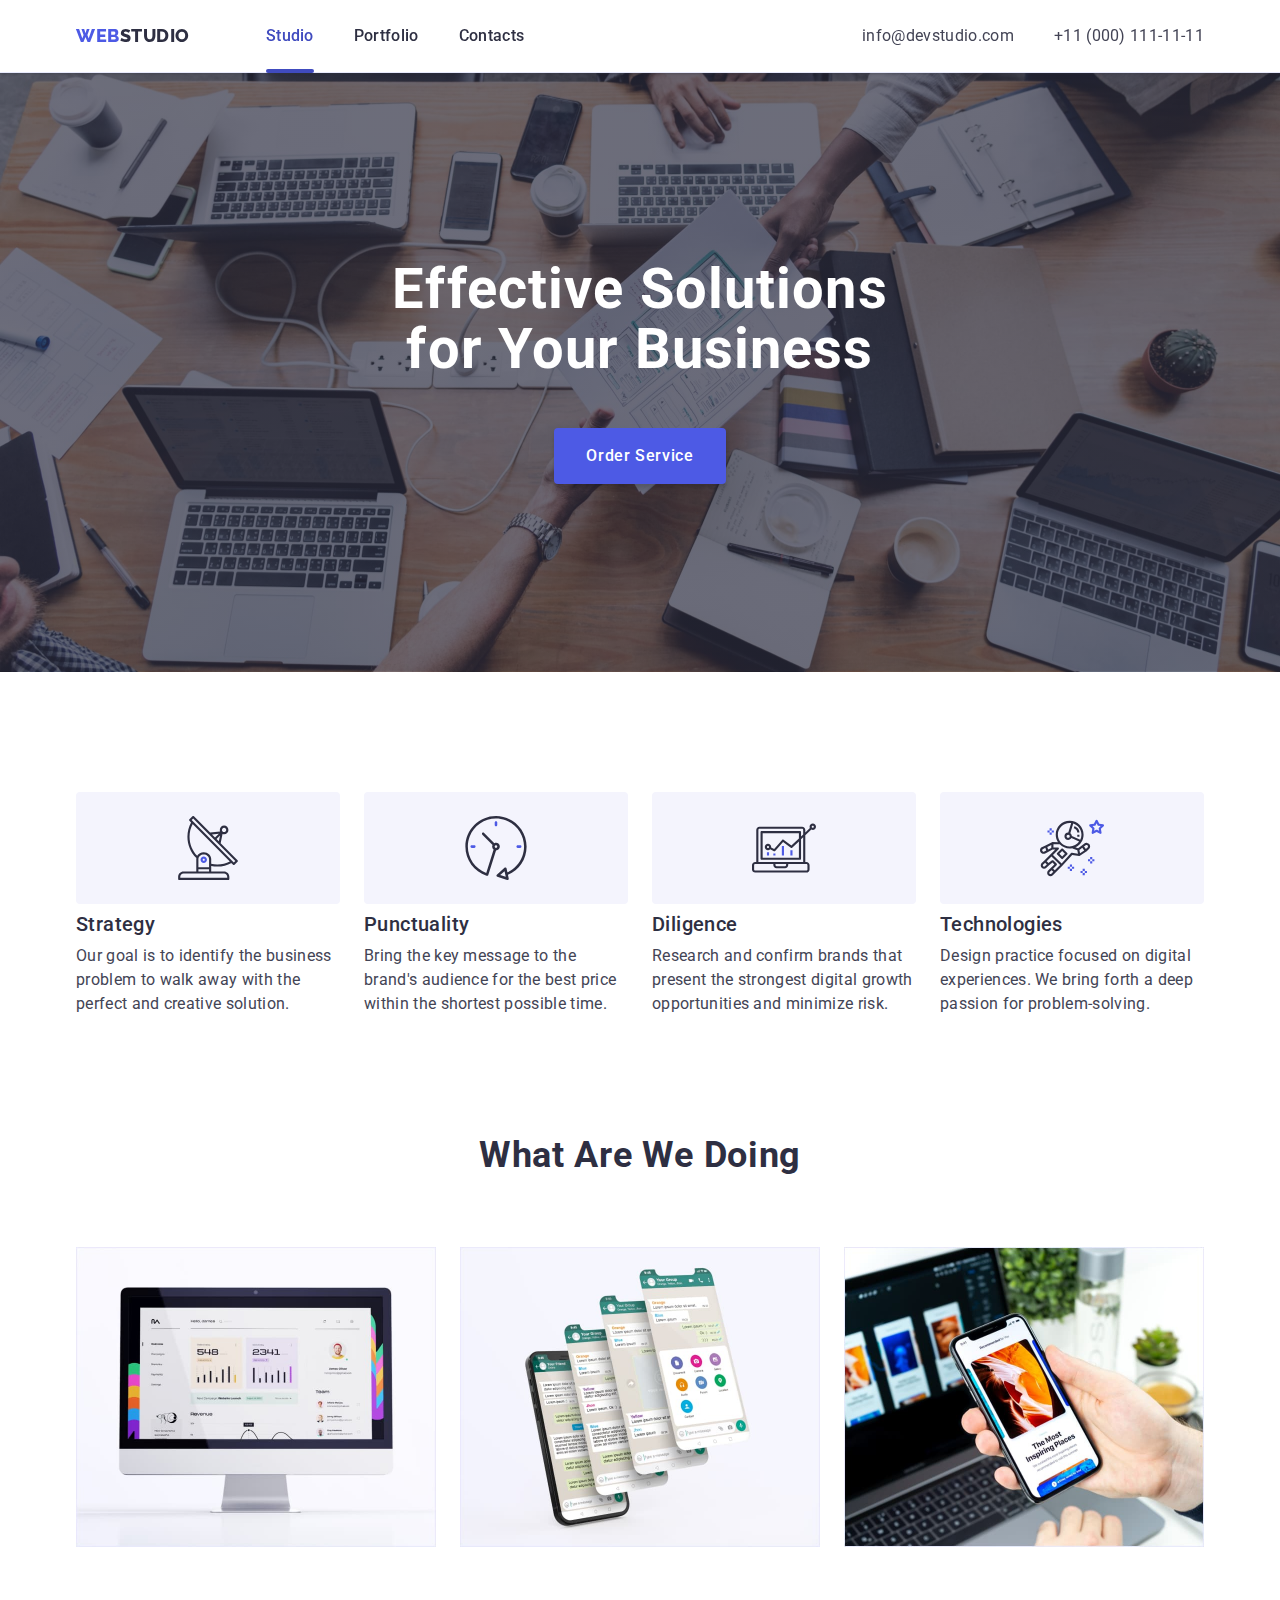
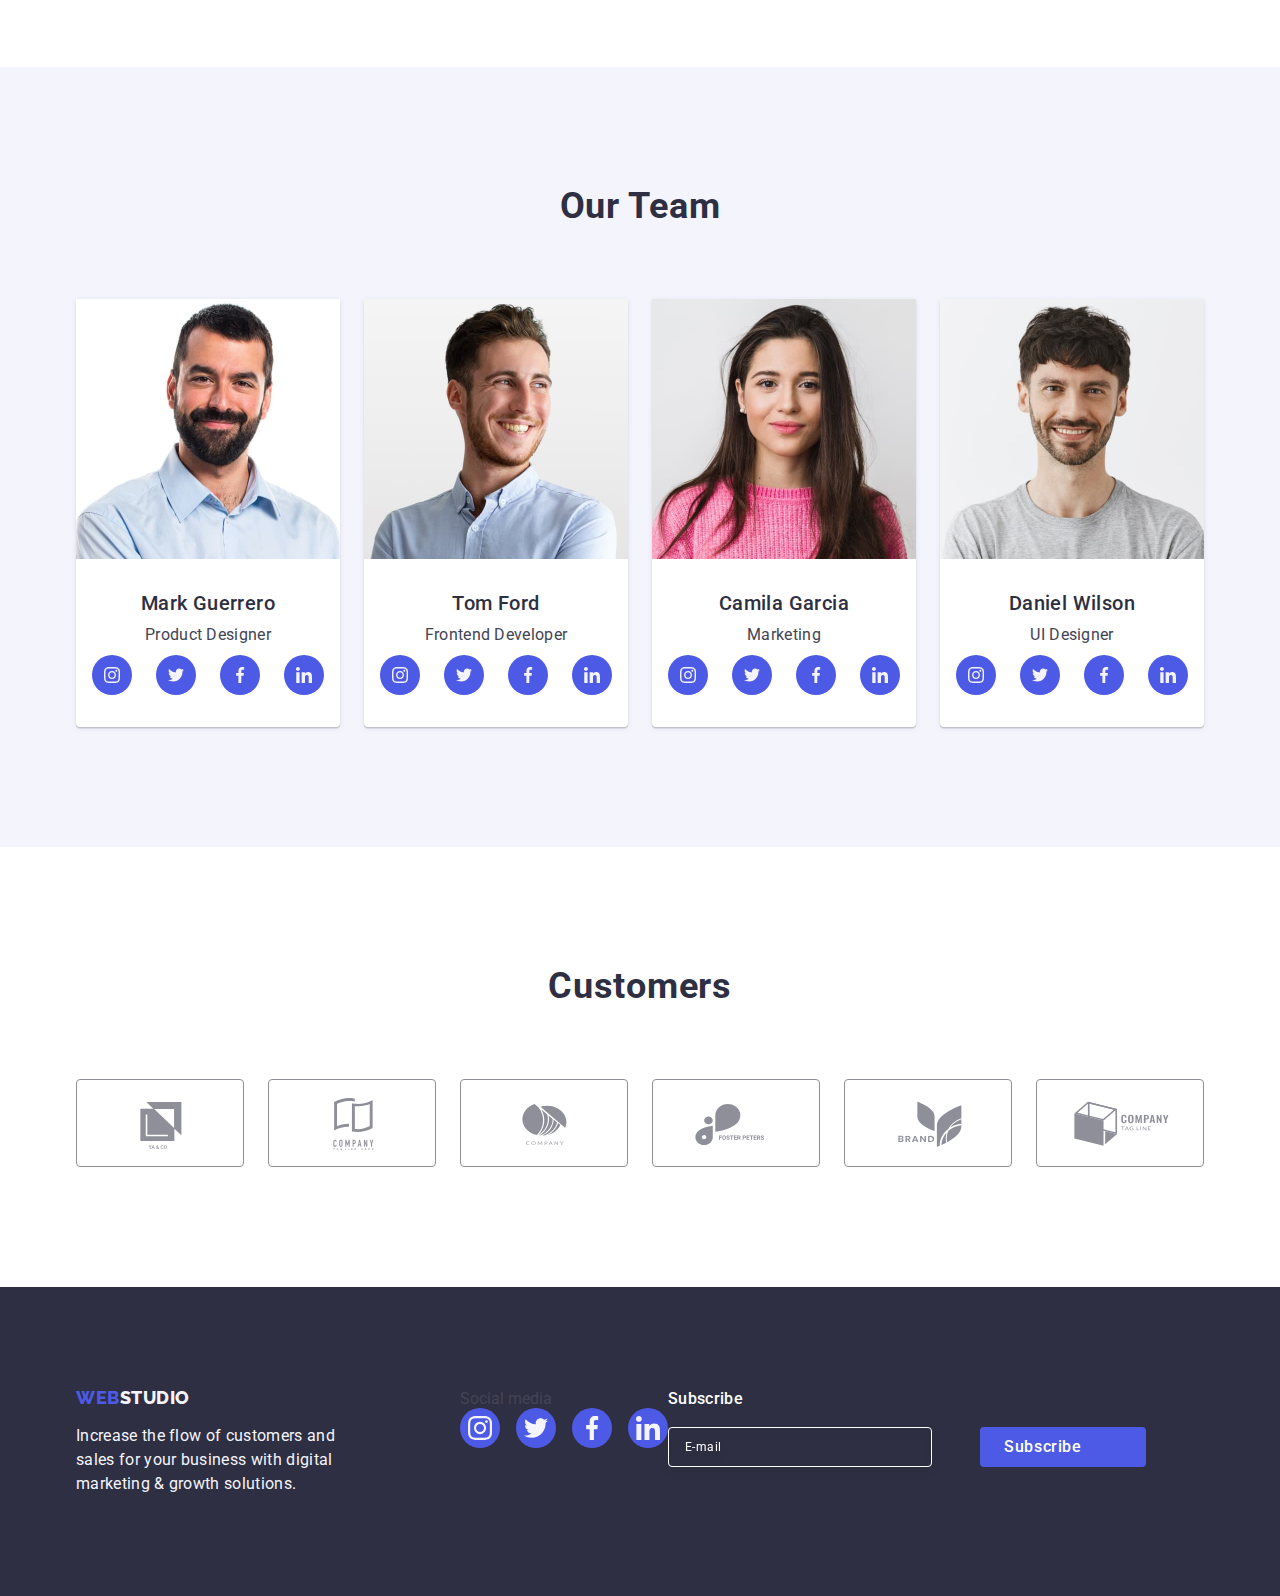
<file: index.html>
<!DOCTYPE html>
<html lang="en">
  <head>
    <meta charset="UTF-8" />
    <meta http-equiv="X-UA-Compatible" content="IE=edge" />
    <meta name="viewport" content="width=device-width, initial-scale=1.0" />
    <title>WebStudio</title>
    <link rel="preconnect" href="https://fonts.googleapis.com" />
    <link rel="preconnect" href="https://fonts.gstatic.com" crossorigin />
    <link
      href="https://fonts.googleapis.com/css2?family=Raleway:wght@800&family=Roboto:wght@400;500;700&display=swap"
      rel="stylesheet"
    />
    <link
      rel="stylesheet"
      href="https://cdnjs.cloudflare.com/ajax/libs/modern-normalize/1.1.0/modern-normalize.min.css"
    />
    <link rel="stylesheet" href="./css/styles.css" />
  </head>

  <body>
    <header class="header">
      <div class="container header-nav">
        <nav class="navigations">
          <a href="./index.html" class="logo-nav logo-nav-common link"
            >Web<span class="logo-dark">Studio</span></a
          >
          <ul class="list menu-list">
            <li class="nav-list">
              <a href="./index.html" class="menu-item link active">Studio</a>
            </li>
            <li class="nav-list">
              <a href="./portfolio.html" class="menu-item link">Portfolio</a>
            </li>
            <li class="nav-list">
              <a href="" class="menu-item link">Contacts</a>
            </li>
          </ul>
        </nav>
        <address class="contacts-menu">
          <ul class="list contacts-list">
            <li class="contact">
              <a href="mailto:info@devstudio.com" class="contact-item link"
                >info@devstudio.com</a
              >
            </li>
            <li class="contact">
              <a href="tel:+110001111111" class="contact-item link"
                >+11 (000) 111-11-11</a
              >
            </li>
          </ul>
        </address>
      </div>
    </header>

    <main>
      <!------ Hero ------->

      <section class="hero">
        <div class="container">
          <h1 class="hero-title">Effective Solutions for Your Business</h1>
          <button type="button" class="button primary-button" data-modal-open>
            Order Service
          </button>
        </div>
      </section>

      <!------ Section 1 ------>
      <section class="advatages-description">
        <div class="container">
          <h2 class="visually-hidden">Our advantages</h2>
          <ul class="list advatages-list">
            <li class="item">
              <div class="advantages-icons-wrapper">
                <svg class="advantages-icons" width="64" height="64">
                  <use href="./images/icons.svg#icon-antenna"></use>
                </svg>
              </div>
              <h3 class="item-title">Strategy</h3>
              <p class="item-description">
                Our goal is to identify the business problem to walk away with
                the perfect and creative solution.
              </p>
            </li>
            <li class="item">
              <div class="advantages-icons-wrapper">
                <svg class="advantages-icons" width="64" height="64">
                  <use href="./images/icons.svg#icon-clock"></use>
                </svg>
              </div>
              <h3 class="item-title">Punctuality</h3>
              <p class="item-description">
                Bring the key message to the brand's audience for the best price
                within the shortest possible time.
              </p>
            </li>
            <li class="item">
              <div class="advantages-icons-wrapper">
                <svg class="advantages-icons" width="64" height="64">
                  <use href="./images/icons.svg#icon-diagram"></use>
                </svg>
              </div>
              <h3 class="item-title">Diligence</h3>
              <p class="item-description">
                Research and confirm brands that present the strongest digital
                growth opportunities and minimize risk.
              </p>
            </li>
            <li class="item">
              <div class="advantages-icons-wrapper">
                <svg class="advantages-icons" width="64" height="64">
                  <use href="./images/icons.svg#icon-astronaut"></use>
                </svg>
              </div>
              <h3 class="item-title">Technologies</h3>
              <p class="item-description">
                Design practice focused on digital experiences. We bring forth a
                deep passion for problem-solving.
              </p>
            </li>
          </ul>
        </div>
      </section>

      <!-- Section 2 -->

      <section class="work-examples">
        <div class="container">
          <h2 class="section-title">What are we doing</h2>
          <ul class="list works-list">
            <li class="item">
              <img
                src="./images/img1-section2.jpg"
                alt="computer"
                width="360"
                height="300"
              />
            </li>
            <li class="item">
              <img
                src="./images/img2-section2.jpg"
                alt="phone screens"
                width="360"
                height="300"
              />
            </li>
            <li class="item">
              <img
                src="./images/img3-section2.jpg"
                alt="phone"
                width="360"
                height="300"
              />
            </li>
          </ul>
        </div>
      </section>

      <!-- Section 3 -->

      <section class="team-members-cards">
        <div class="container">
          <h2 class="section-title">Our Team</h2>
          <ul class="list team-list">
            <li class="team-member-card">
              <img
                src="./images/people1-mark.jpg"
                alt="Mark Guerrero"
                width="264"
                height="260"
                class="person-image"
              />
              <div class="wrapper">
                <h3 class="item-title">Mark Guerrero</h3>
                <p class="item-description card-description">
                  Product Designer
                </p>
                <ul class="icon-list list">
                  <li class="personal-social-media">
                    <a
                      href=""
                      class="icon-link link"
                      aria-label="link to Instagram"
                      target="_blank"
                      rel="noopener noreferrer"
                    >
                      <svg class="icon-img" width="16" height="16">
                        <use href="./images/icons.svg#icon-instagram"></use>
                      </svg>
                    </a>
                  </li>
                  <li class="personal-social-media">
                    <a
                      href=""
                      class="icon-link link"
                      aria-label="link to Twitter"
                      target="_blank"
                      rel="noopener noreferrer"
                    >
                      <svg class="icon-img" width="16" height="16">
                        <use href="./images/icons.svg#icon-twitter"></use>
                      </svg>
                    </a>
                  </li>
                  <li class="personal-social-media">
                    <a
                      href=""
                      class="icon-link link"
                      aria-label="link to Facebook"
                      target="_blank"
                      rel="noopener noreferrer"
                    >
                      <svg class="icon-img" width="16" height="16">
                        <use href="./images/icons.svg#icon-facebook"></use>
                      </svg>
                    </a>
                  </li>
                  <li class="personal-social-media">
                    <a
                      href=""
                      class="icon-link link"
                      aria-label="link to Linkedin"
                      target="_blank"
                      rel="noopener noreferrer"
                    >
                      <svg class="icon-img" width="16" height="16">
                        <use href="./images/icons.svg#icon-linkedin"></use>
                      </svg>
                    </a>
                  </li>
                </ul>
              </div>
            </li>
            <li class="team-member-card">
              <img
                src="./images/people2-tom.jpg"
                alt="Tom Ford"
                width="264"
                height="260"
                class="person-image"
              />
              <div class="wrapper">
                <h3 class="item-title">Tom Ford</h3>
                <p class="item-description card-description">
                  Frontend Developer
                </p>
                <ul class="icon-list list">
                  <li class="personal-social-media">
                    <a
                      href=""
                      class="icon-link link"
                      aria-label="link to Instagram"
                      target="_blank"
                      rel="noopener noreferrer"
                    >
                      <svg class="icon-img" width="16" height="16">
                        <use href="./images/icons.svg#icon-instagram"></use>
                      </svg>
                    </a>
                  </li>
                  <li class="personal-social-media">
                    <a
                      href=""
                      class="icon-link link"
                      aria-label="link to Twitter"
                      target="_blank"
                      rel="noopener noreferrer"
                    >
                      <svg class="icon-img" width="16" height="16">
                        <use href="./images/icons.svg#icon-twitter"></use>
                      </svg>
                    </a>
                  </li>
                  <li class="personal-social-media">
                    <a
                      href=""
                      class="icon-link link"
                      aria-label="link to Facebook"
                      target="_blank"
                      rel="noopener noreferrer"
                    >
                      <svg class="icon-img" width="16" height="16">
                        <use href="./images/icons.svg#icon-facebook"></use>
                      </svg>
                    </a>
                  </li>
                  <li class="personal-social-media">
                    <a
                      href=""
                      class="icon-link link"
                      aria-label="link to Linkedin"
                      target="_blank"
                      rel="noopener noreferrer"
                    >
                      <svg class="icon-img" width="16" height="16">
                        <use href="./images/icons.svg#icon-linkedin"></use>
                      </svg>
                    </a>
                  </li>
                </ul>
              </div>
            </li>
            <li class="team-member-card">
              <img
                src="./images/people3-camila.jpg"
                alt="Camila Garcia"
                width="264"
                height="260"
                class="person-image"
              />
              <div class="wrapper">
                <h3 class="item-title">Camila Garcia</h3>
                <p class="item-description card-description">Marketing</p>
                <ul class="icon-list list">
                  <li class="personal-social-media">
                    <a
                      href=""
                      class="icon-link link"
                      aria-label="link to Instagram"
                      target="_blank"
                      rel="noopener noreferrer"
                    >
                      <svg class="icon-img" width="16" height="16">
                        <use href="./images/icons.svg#icon-instagram"></use>
                      </svg>
                    </a>
                  </li>
                  <li class="personal-social-media">
                    <a
                      href=""
                      class="icon-link link"
                      aria-label="link to Twitter"
                      target="_blank"
                      rel="noopener noreferrer"
                    >
                      <svg class="icon-img" width="16" height="16">
                        <use href="./images/icons.svg#icon-twitter"></use>
                      </svg>
                    </a>
                  </li>
                  <li class="personal-social-media">
                    <a
                      href=""
                      class="icon-link link"
                      aria-label="link to Facebook"
                      target="_blank"
                      rel="noopener noreferrer"
                    >
                      <svg class="icon-img" width="16" height="16">
                        <use href="./images/icons.svg#icon-facebook"></use>
                      </svg>
                    </a>
                  </li>
                  <li class="personal-social-media">
                    <a
                      href=""
                      class="icon-link link"
                      aria-label="link to Linkedin"
                      target="_blank"
                      rel="noopener noreferrer"
                    >
                      <svg class="icon-img" width="16" height="16">
                        <use href="./images/icons.svg#icon-linkedin"></use>
                      </svg>
                    </a>
                  </li>
                </ul>
              </div>
            </li>
            <li class="team-member-card">
              <img
                src="./images/people4-daniel.jpg"
                alt="Daniel Wilson"
                width="264"
                height="260"
                class="person-image"
              />
              <div class="wrapper">
                <h3 class="item-title">Daniel Wilson</h3>
                <p class="item-description card-description">UI Designer</p>
                <ul class="icon-list list">
                  <li class="personal-social-media">
                    <a
                      href=""
                      class="icon-link link"
                      aria-label="link to Instagram"
                      target="_blank"
                      rel="noopener noreferrer"
                    >
                      <svg class="icon-img" width="16" height="16">
                        <use href="./images/icons.svg#icon-instagram"></use>
                      </svg>
                    </a>
                  </li>
                  <li class="personal-social-media">
                    <a
                      href=""
                      class="icon-link link"
                      aria-label="link to Twitter"
                      target="_blank"
                      rel="noopener noreferrer"
                    >
                      <svg class="icon-img" width="16" height="16">
                        <use href="./images/icons.svg#icon-twitter"></use>
                      </svg>
                    </a>
                  </li>
                  <li class="personal-social-media">
                    <a
                      href=""
                      class="icon-link link"
                      aria-label="link to Facebook"
                      target="_blank"
                      rel="noopener noreferrer"
                    >
                      <svg class="icon-img" width="16" height="16">
                        <use href="./images/icons.svg#icon-facebook"></use>
                      </svg>
                    </a>
                  </li>
                  <li class="personal-social-media">
                    <a
                      href=""
                      class="icon-link link"
                      aria-label="link to Linkedin"
                      target="_blank"
                      rel="noopener noreferrer"
                    >
                      <svg class="icon-img" width="16" height="16">
                        <use href="./images/icons.svg#icon-linkedin"></use>
                      </svg>
                    </a>
                  </li>
                </ul>
              </div>
            </li>
          </ul>
        </div>
      </section>

      <!-- Section 4 -->
      <section class="customers-section">
        <div class="container">
          <h2 class="section-title">Customers</h2>
          <ul class="customers-list list">
            <li class="customers-item">
              <a
                href=""
                class="customers-link"
                aria-label="link to Company"
                target="_blank"
                rel="noopener noreferrer"
              >
                <svg class="customer-logo" width="104" height="56">
                  <use href="./images/icons.svg#icon-company-1"></use>
                </svg>
              </a>
            </li>
            <li class="customers-item">
              <a
                href=""
                class="customers-link"
                aria-label="link to Company"
                target="_blank"
                rel="noopener noreferrer"
              >
                <svg class="customer-logo" width="104" height="56">
                  <use href="./images/icons.svg#icon-company-2"></use>
                </svg>
              </a>
            </li>
            <li class="customers-item">
              <a
                href=""
                class="customers-link"
                aria-label="link to Company"
                target="_blank"
                rel="noopener noreferrer"
              >
                <svg class="customer-logo" width="104" height="56">
                  <use href="./images/icons.svg#icon-company-3"></use>
                </svg>
              </a>
            </li>
            <li class="customers-item">
              <a
                href=""
                class="customers-link"
                aria-label="link to Company"
                target="_blank"
                rel="noopener noreferrer"
              >
                <svg class="customer-logo" width="104" height="56">
                  <use href="./images/icons.svg#icon-company-4"></use>
                </svg>
              </a>
            </li>
            <li class="customers-item">
              <a
                href=""
                class="customers-link"
                aria-label="link to Company"
                target="_blank"
                rel="noopener noreferrer"
              >
                <svg class="customer-logo" width="104" height="56">
                  <use href="./images/icons.svg#icon-company-5"></use>
                </svg>
              </a>
            </li>
            <li class="customers-item">
              <a
                href=""
                class="customers-link"
                aria-label="link to Company"
                target="_blank"
                rel="noopener noreferrer"
              >
                <svg class="customer-logo" width="104" height="56">
                  <use href="./images/icons.svg#icon-company-6"></use>
                </svg>
              </a>
            </li>
          </ul>
        </div>
      </section>
    </main>

    <!-- Footer -->
    <footer class="footer">
      <div class="container footer-wrapper">
        <div class="footer-left-side">
          <a
            href="./index.html"
            class="logo-nav logo-nav-common link footer-logo"
            >Web<span class="logo-light">Studio</span></a
          >
          <p class="footer-text">
            Increase the flow of customers and sales for your business with
            digital marketing & growth solutions.
          </p>
        </div>
        <div>
          <p class="social-media-text">Social media</p>
          <ul class="social-media-list list">
            <li class="social-media-item">
              <a
                href=""
                class="icon-link"
                aria-label="link to Instagram"
                target="_blank"
                rel="noopener noreferrer"
              >
                <svg class="icon-img" width="24" height="24">
                  <use href="./images/icons.svg#icon-instagram"></use>
                </svg>
              </a>
            </li>
            <li class="social-media-item">
              <a
                href=""
                class="icon-link"
                aria-label="link to Twitter"
                target="_blank"
                rel="noopener noreferrer"
              >
                <svg class="icon-img" width="24" height="24">
                  <use href="./images/icons.svg#icon-twitter"></use>
                </svg>
              </a>
            </li>
            <li class="social-media-item">
              <a
                href=""
                class="icon-link"
                aria-label="link to Facebook"
                target="_blank"
                rel="noopener noreferrer"
              >
                <svg class="icon-img" width="24" height="24">
                  <use href="./images/icons.svg#icon-facebook"></use>
                </svg>
              </a>
            </li>
            <li class="social-media-item">
              <a
                href=""
                class="icon-link"
                aria-label="link to Linkedin"
                target="_blank"
                rel="noopener noreferrer"
              >
                <svg class="icon-img" width="24" height="24">
                  <use href="./images/icons.svg#icon-linkedin"></use>
                </svg>
              </a>
            </li>
          </ul>
        </div>

        <div class="footer-form-container">
          <p class="social-media-form-text">Subscribe</p>
          <form class="footer-form">
            <label class="footer-form-label">
              <input
                type="email"
                name="email"
                required
                class="footer-form-email"
                placeholder="E-mail"
              />
            </label>
            <button type="submit" class="footer-form-button button">
              Subscribe
              <svg class="subscribe-footer-icon" width="24" height="24">
                <use href="./images/icons.svg#icon-telegram"></use>
              </svg>
            </button>
          </form>
        </div>
      </div>
    </footer>

    <!-- Modal window -->

    <div class="backdrop is-hidden" data-modal>
      <div class="modal">
        <button type="button" class="close-button" data-modal-close>
          <svg class="icon-close" width="8" height="8">
            <use href="./images/icons.svg#icon-close"></use>
          </svg>
        </button>
        <p class="form-title">Leave your contacts and we will call you back</p>

        <form class="form-modal">
          <div class="modal-form-wrapper">
            <label class="form-field" for="user-name">Name</label>
            <div class="input-wrapper">
              <input
                type="text"
                name="user-name"
                id="user-name"
                required
                class="form-input"
                pattern="[a-zA-Z]+"
                minlength="2"
              />
              <svg class="form-icon" width="18" height="24">
                <use href="./images/icons.svg#icon-person"></use>
              </svg>
            </div>
          </div>

          <div class="modal-form-wrapper">
            <label class="form-field" for="user-phone-number">Phone</label>
            <div class="input-wrapper">
              <input
                type="tel"
                name="phone-number"
                id="user-phone-number"
                required
                class="form-input"
                pattern="[0-9]{3}-[0-9]{3}-[0-9]{2}-[0-9]{2}"
                title="XXX-XXX-XX-XX"
              />
              <svg class="form-icon" width="18" height="24">
                <use href="./images/icons.svg#icon-phone"></use>
              </svg>
            </div>
          </div>

          <div class="modal-form-wrapper">
            <label class="form-field" for="user-email">Email</label>
            <div class="input-wrapper">
              <input
                type="email"
                name="user-email"
                id="user-email"
                required
                class="form-input"
              />
              <svg class="form-icon" width="18" height="24">
                <use href="./images/icons.svg#icon-email"></use>
              </svg>
            </div>
          </div>

          <div class="modal-form-wrapper textarea-container">
            <label class="form-field" for="user-comment"> Comment</label>
            <textarea
              name="user-comment"
              id="user-comment"
              placeholder="Text input"
              class="user-comment"
            ></textarea>
          </div>

          <div class="user-policy-wrapper">
            <input
              type="checkbox"
              name="user-privacy"
              id="user-privacy"
              value="true"
              required
              class="checkbox-form visually-hidden"
            />
            <label class="checkbox-description" for="user-privacy">
              <span class="icon-checkboks">
                <svg class="icon-policy" width="10" height="8">
                  <use href="./images/icons.svg#icon-policy"></use>
                </svg>
              </span>
              I accept the terms and conditions of the&nbsp;
              <a href="" class="policy-link">Privacy Policy</a>
            </label>
          </div>

          <button type="submit" class="primary-button button">Send</button>
        </form>
      </div>
    </div>

    <script src="./js/modal.js"></script>
  </body>
</html>
</file>
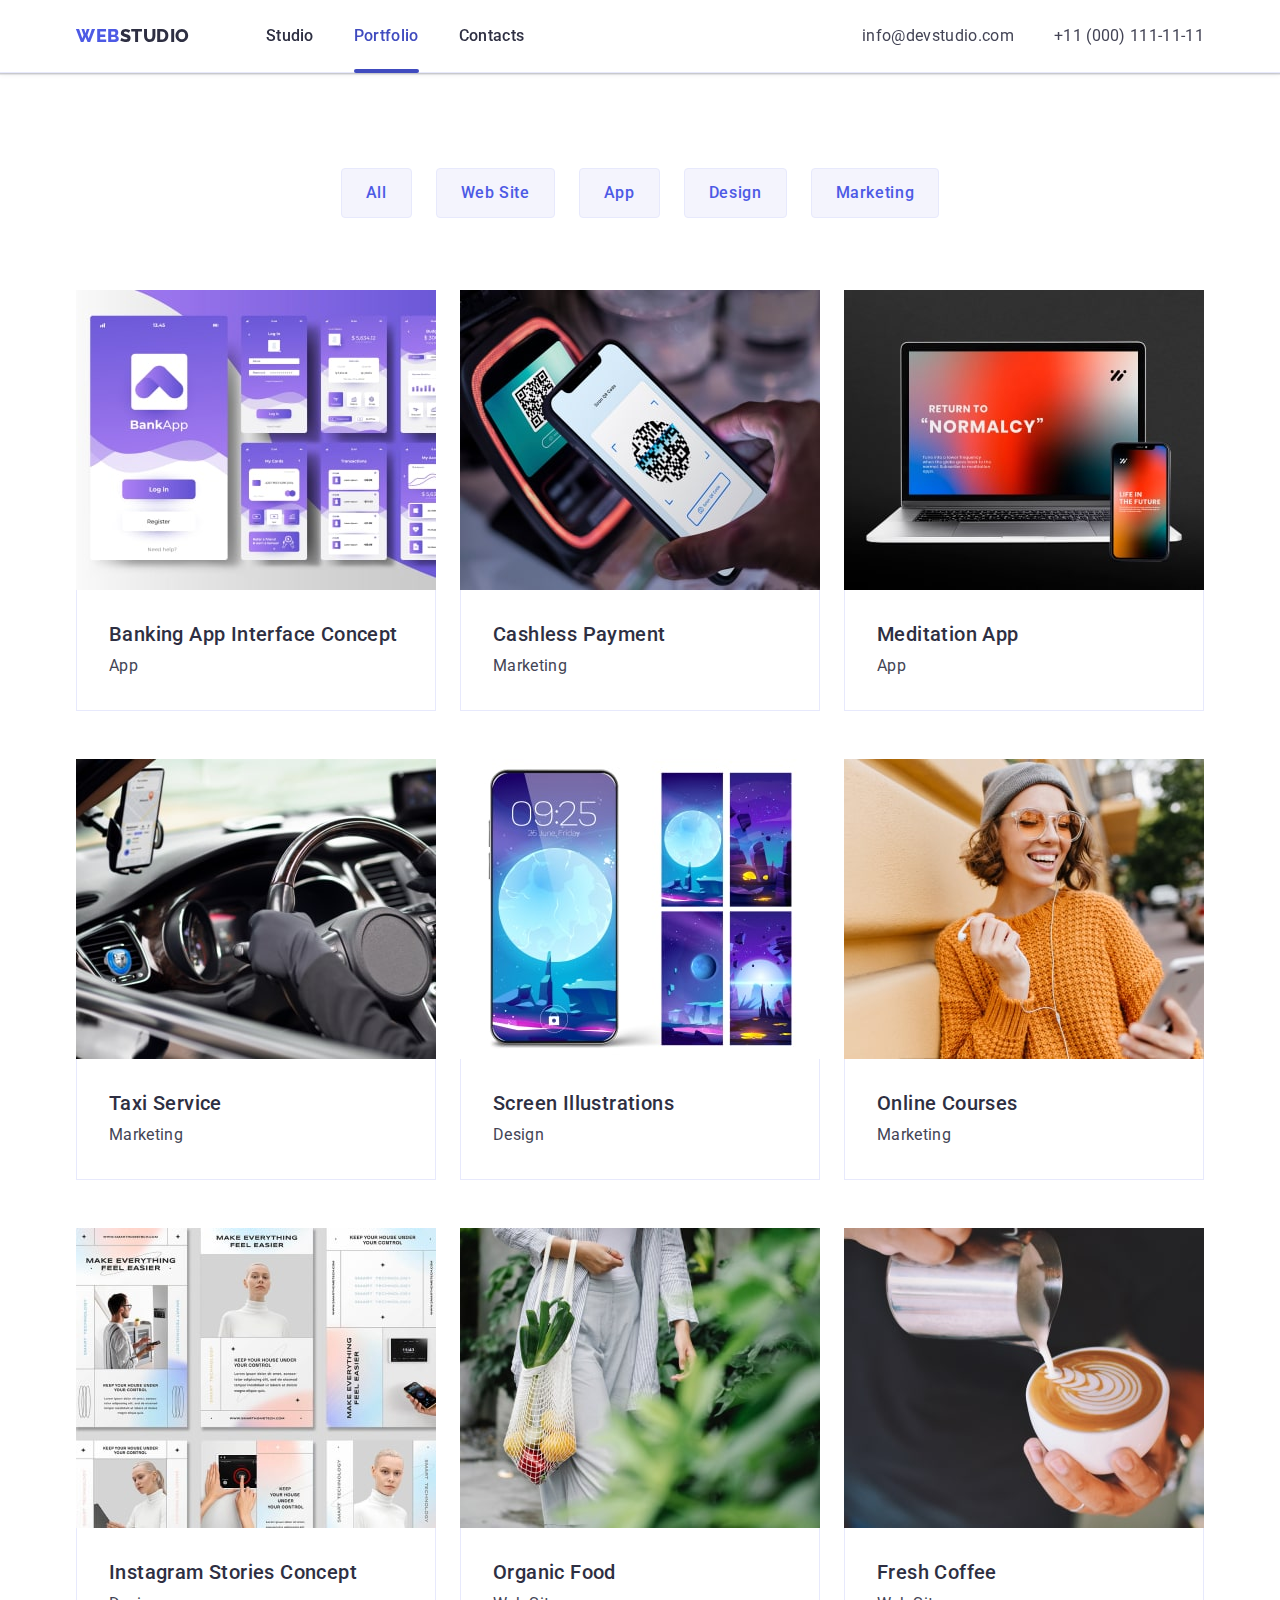
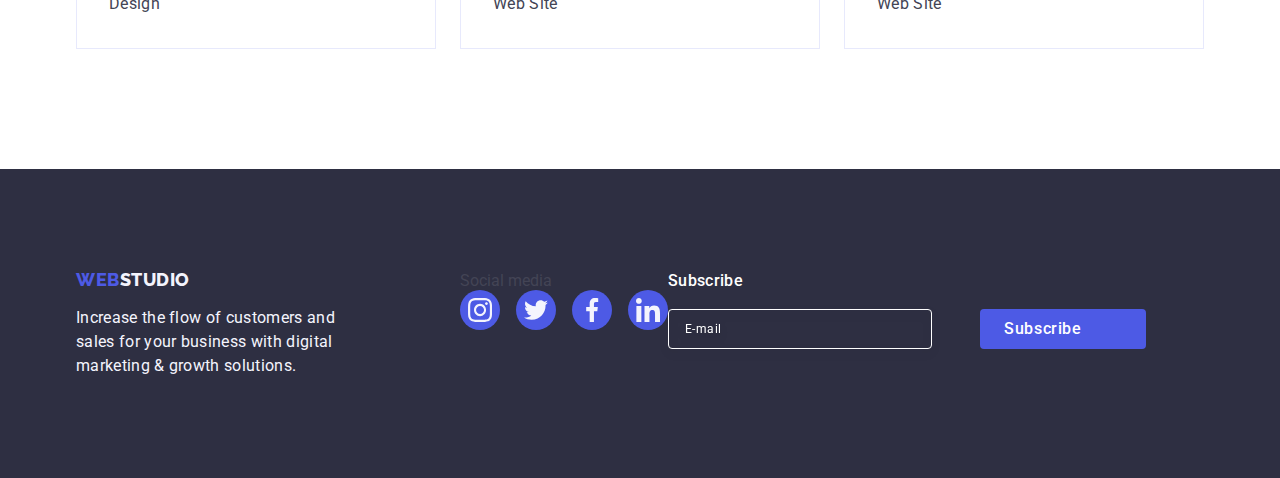
<file: portfolio.html>
<!DOCTYPE html>
<html lang="en">
  <head>
    <meta charset="UTF-8" />
    <meta http-equiv="X-UA-Compatible" content="IE=edge" />
    <meta name="viewport" content="width=device-width, initial-scale=1.0" />
    <title>Portfolio</title>
    <link rel="preconnect" href="https://fonts.googleapis.com" />
    <link rel="preconnect" href="https://fonts.gstatic.com" crossorigin />
    <link
      href="https://fonts.googleapis.com/css2?family=Raleway:wght@800&family=Roboto:wght@400;500;700&display=swap"
      rel="stylesheet"
    />
    <link
      rel="stylesheet"
      href="https://cdnjs.cloudflare.com/ajax/libs/modern-normalize/1.1.0/modern-normalize.min.css"
    />
    <link rel="stylesheet" href="./css/styles.css" />
  </head>
  <body>
    <header class="header">
      <div class="container header-nav">
        <nav class="navigations">
          <a href="./index.html" class="logo-nav logo-nav-common link"
            >Web<span class="logo-dark">Studio</span></a
          >
          <ul class="list menu-list">
            <li class="nav-list">
              <a href="./index.html" class="menu-item link">Studio</a>
            </li>
            <li class="nav-list">
              <a href="./portfolio.html" class="menu-item link active"
                >Portfolio</a
              >
            </li>
            <li class="nav-list">
              <a href="" class="menu-item link">Contacts</a>
            </li>
          </ul>
        </nav>
        <address class="contacts-menu">
          <ul class="list contacts-list">
            <li class="contact">
              <a href="mailto:info@devstudio.com" class="contact-item link"
                >info@devstudio.com</a
              >
            </li>
            <li class="contact">
              <a href="tel:+110001111111" class="contact-item link"
                >+11 (000) 111-11-11</a
              >
            </li>
          </ul>
        </address>
      </div>
    </header>
    <!--  ================== main ===========================-->
    <main>
      <section class="cards-section">
        <div class="container">
          <h1 class="visually-hidden">Our offers</h1>
          <ul class="list button-list">
            <li class="secondary-button-item">
              <button type="button" class="button secondary-button">All</button>
            </li>
            <li class="secondary-button-item">
              <button type="button" class="button secondary-button">
                Web Site
              </button>
            </li>
            <li class="secondary-button-item">
              <button type="button" class="button secondary-button">App</button>
            </li>
            <li class="secondary-button-item">
              <button type="button" class="button secondary-button">
                Design
              </button>
            </li>
            <li class="secondary-button-item">
              <button type="button" class="button secondary-button">
                Marketing
              </button>
            </li>
          </ul>

          <ul class="list card-list">
            <li class="card">
              <a href="" class="link card-link">
                <div class="thumb">
                  <img
                    src="./images/portfolio-1.jpg"
                    alt="Banking app"
                    width="360"
                    height="300"
                  />
                  <p class="thumb-text">
                    14 Stylish and User-Friendly App Design Concepts · Task
                    Manager App · Calorie Tracker App · Exotic Fruit Ecommerce
                    App · Cloud Storage App
                  </p>
                </div>
                <div class="wrapper-cards">
                  <h2 class="item-title item-title-link">
                    Banking App Interface Concept
                  </h2>
                  <p class="item-description item-description-link">App</p>
                </div>
              </a>
            </li>

            <li class="card">
              <a href="" class="link card-link">
                <div class="thumb">
                  <img
                    src="./images/portfolio-2.jpg"
                    alt="Phone Payment"
                    width="360"
                    height="300"
                  />
                  <p class="thumb-text">
                    14 Stylish and User-Friendly App Design Concepts · Task
                    Manager App · Calorie Tracker App · Exotic Fruit Ecommerce
                    App · Cloud Storage App
                  </p>
                </div>
                <div class="wrapper-cards">
                  <h2 class="item-title item-title-link">Cashless Payment</h2>
                  <p class="item-description item-description-link">
                    Marketing
                  </p>
                </div>
              </a>
            </li>

            <li class="card">
              <a href="" class="link card-link">
                <div class="thumb">
                  <img
                    src="./images/portfolio-3.jpg"
                    alt="Laptop"
                    width="360"
                    height="300"
                  />
                  <p class="thumb-text">
                    14 Stylish and User-Friendly App Design Concepts · Task
                    Manager App · Calorie Tracker App · Exotic Fruit Ecommerce
                    App · Cloud Storage App
                  </p>
                </div>
                <div class="wrapper-cards">
                  <h2 class="item-title item-title-link">Meditation App</h2>
                  <p class="item-description item-description-link">App</p>
                </div>
              </a>
            </li>
            <li class="card">
              <a href="" class="link card-link">
                <div class="thumb">
                  <img
                    src="./images/portfolio-4.jpg"
                    alt="A car"
                    width="360"
                    height="300"
                  />
                  <p class="thumb-text">
                    14 Stylish and User-Friendly App Design Concepts · Task
                    Manager App · Calorie Tracker App · Exotic Fruit Ecommerce
                    App · Cloud Storage App
                  </p>
                </div>
                <div class="wrapper-cards">
                  <h2 class="item-title item-title-link">Taxi Service</h2>
                  <p class="item-description item-description-link">
                    Marketing
                  </p>
                </div>
              </a>
            </li>
            <li class="card">
              <a href="" class="link card-link">
                <div class="thumb">
                  <img
                    src="./images/portfolio-5.jpg"
                    alt="Screen Illustrations"
                    width="360"
                    height="300"
                  />
                  <p class="thumb-text">
                    14 Stylish and User-Friendly App Design Concepts · Task
                    Manager App · Calorie Tracker App · Exotic Fruit Ecommerce
                    App · Cloud Storage App
                  </p>
                </div>
                <div class="wrapper-cards">
                  <h2 class="item-title item-title-link">
                    Screen Illustrations
                  </h2>
                  <p class="item-description item-description-link">Design</p>
                </div>
              </a>
            </li>
            <li class="card">
              <a href="" class="link card-link">
                <div class="thumb">
                  <img
                    src="./images/portfolio-6.jpg"
                    alt="Learning girl"
                    width="360"
                    height="300"
                  />
                  <p class="thumb-text">
                    14 Stylish and User-Friendly App Design Concepts · Task
                    Manager App · Calorie Tracker App · Exotic Fruit Ecommerce
                    App · Cloud Storage App
                  </p>
                </div>
                <div class="wrapper-cards">
                  <h2 class="item-title item-title-link">Online Courses</h2>
                  <p class="item-description item-description-link">
                    Marketing
                  </p>
                </div>
              </a>
            </li>
            <li class="card">
              <a href="" class="link card-link">
                <div class="thumb">
                  <img
                    src="./images/portfolio-7.jpg"
                    alt="Instagram Stories"
                    width="360"
                    height="300"
                  />
                  <p class="thumb-text">
                    14 Stylish and User-Friendly App Design Concepts · Task
                    Manager App · Calorie Tracker App · Exotic Fruit Ecommerce
                    App · Cloud Storage App
                  </p>
                </div>
                <div class="wrapper-cards">
                  <h2 class="item-title item-title-link">
                    Instagram Stories Concept
                  </h2>
                  <p class="item-description item-description-link">Design</p>
                </div>
              </a>
            </li>
            <li class="card">
              <a href="" class="link card-link">
                <div class="thumb">
                  <img
                    src="./images/portfolio-8.jpg"
                    alt="Food"
                    width="360"
                    height="300"
                  />
                  <p class="thumb-text">
                    14 Stylish and User-Friendly App Design Concepts · Task
                    Manager App · Calorie Tracker App · Exotic Fruit Ecommerce
                    App · Cloud Storage App
                  </p>
                </div>
                <div class="wrapper-cards">
                  <h2 class="item-title item-title-link">Organic Food</h2>
                  <p class="item-description item-description-link">Web Site</p>
                </div>
              </a>
            </li>
            <li class="card">
              <a href="" class="link card-link">
                <div class="thumb">
                  <img
                    src="./images/portfolio-9.jpg"
                    alt="A cup of coffe"
                    width="360"
                    height="300"
                  />
                  <p class="thumb-text">
                    14 Stylish and User-Friendly App Design Concepts · Task
                    Manager App · Calorie Tracker App · Exotic Fruit Ecommerce
                    App · Cloud Storage App
                  </p>
                </div>
                <div class="wrapper-cards">
                  <h2 class="item-title item-title-link">Fresh Coffee</h2>
                  <p class="item-description item-description-link">Web Site</p>
                </div>
              </a>
            </li>
          </ul>
        </div>
      </section>
    </main>
<!--  ================== footer ===========================-->
    <footer class="footer">
      <div class="container footer-wrapper">
        <div class="footer-left-side">
          <a
            href="./index.html"
            class="logo-nav logo-nav-common link footer-logo"
            >Web<span class="logo-light">Studio</span></a
          >
          <p class="footer-text">
            Increase the flow of customers and sales for your business with
            digital marketing & growth solutions.
          </p>
        </div>
        <div>
          <p class="social-media-text">Social media</p>
          <ul class="social-media-list list">
            <li class="social-media-item">
              <a
                href=""
                class="icon-link"
                aria-label="link to Instagram"
                target="_blank"
                rel="noopener noreferrer"
              >
                <svg class="icon-img" width="24" height="24">
                  <use href="./images/icons.svg#icon-instagram"></use>
                </svg>
              </a>
            </li>
            <li class="social-media-item">
              <a
                href=""
                class="icon-link"
                aria-label="link to Twitter"
                target="_blank"
                rel="noopener noreferrer"
              >
                <svg class="icon-img" width="24" height="24">
                  <use href="./images/icons.svg#icon-twitter"></use>
                </svg>
              </a>
            </li>
            <li class="social-media-item">
              <a
                href=""
                class="icon-link"
                aria-label="link to Facebook"
                target="_blank"
                rel="noopener noreferrer"
              >
                <svg class="icon-img" width="24" height="24">
                  <use href="./images/icons.svg#icon-facebook"></use>
                </svg>
              </a>
            </li>
            <li class="social-media-item">
              <a
                href=""
                class="icon-link"
                aria-label="link to Linkedin"
                target="_blank"
                rel="noopener noreferrer"
              >
                <svg class="icon-img" width="24" height="24">
                  <use href="./images/icons.svg#icon-linkedin"></use>
                </svg>
              </a>
            </li>
          </ul>
        </div>

        <div class="footer-form-container">
          <p class="social-media-form-text">Subscribe</p>
          <form class="footer-form">
            <label class="footer-form-label">
              <input
                type="email"
                name="email"
                required
                class="footer-form-email"
                placeholder="E-mail"
              />
            </label>
            <button type="submit" class="footer-form-button button">
              Subscribe
              <svg class="subscribe-footer-icon" width="24" height="24">
                <use href="./images/icons.svg#icon-telegram"></use>
              </svg>
            </button>
          </form>
        </div>
      </div>
    </footer>
  </body>
</html>
</file>
<file: css/styles.css>
:root {
  --primary-brand-color: #4d5ae5;
  --hover-color: #404bbf;
  --primary-text-color: #434455;
  --headings-text-color: #2e2f42;
  --white-text-color: #ffffff;
  --light-text-color: #f4f4fd;
  --accent-color: #e7e9fc;
  --stroke-logo-color: #8e8f99;
  --green-hover-color: #31d0aa;
  --modal-background-color: #fcfcfc;
  --timing-function: cubic-bezier(0.4, 0, 0.2, 1);
}

body {
  padding-top: 72px;

  font-family: 'Roboto', sans-serif;
  font-weight: 400;
  font-size: 16px;

  background-color: var(--white-text-color);
  color: var(--primary-text-color);
}

/* Resets */
h1,
h2,
h3,
h4,
p {
  margin-top: 0;
  margin-bottom: 0;
}

ul {
  margin-top: 0;
  margin-bottom: 0;
  padding-left: 0;
}

img {
  display: block;
}

/* Links reset */

.link {
  text-decoration: none;
}

/* Lists reset */

.list {
  list-style: none;
}

/**
  |============================
  | Header
  |============================
*/
.header {
  border-bottom: 1px solid var(--accent-color);
  box-shadow: 0px 2px 1px rgba(46, 47, 66, 0.08),
    0px 1px 1px rgba(46, 47, 66, 0.16), 0px 1px 6px rgba(46, 47, 66, 0.08);
  background-color: var(--white-text-color);

  position: fixed;
  top: 0;
  left: 0;
  z-index: 100;
  width: 100%;
}

.container {
  width: 1158px;
  padding-left: 15px;
  padding-right: 15px;
  margin-left: auto;
  margin-right: auto;
}

.header-nav {
  display: flex;
  align-items: center;
}

.navigations {
  display: flex;
  align-items: center;
}

/* Logo */

.logo-nav {
  font-family: 'Raleway', sans-serif;
  font-weight: 800;
  font-size: 18px;
  line-height: 1.17;
  letter-spacing: 0.03em;
  text-transform: uppercase;
}

.logo-nav-common {
  color: var(--primary-brand-color);
}

.logo-dark {
  color: var(--headings-text-color);
}

.logo-light {
  color: var(--light-text-color);
}

/* Navigation menu */

.menu-item.active {
  position: relative;
  color: var(--hover-color);
}

.active::after {
  position: absolute;
  left: 0;
  bottom: -1px;
  content: '';
  display: block;
  width: 100%;
  height: 4px;

  background: var(--hover-color);
  border-radius: 2px;
}

.menu-list {
  display: flex;
  gap: 40px;
}

.menu-item {
  display: block;
  padding-top: 24px;
  padding-bottom: 24px;

  font-weight: 500;
  line-height: 1.5;
  letter-spacing: 0.02em;
  color: var(--headings-text-color);

  transition-property: color;
  transition-duration: 250ms;
  transition-timing-function: var(--timing-function);
}

.navigations .logo-nav {
  margin-right: 76px;
}

.menu-item:hover,
.menu-item:focus,
.contact-item:hover,
.contact-item:focus {
  color: var(--hover-color);
}

/* Contacts menu */

.contacts-menu {
  font-style: normal;
  margin-left: auto;
}

.contacts-list {
  display: flex;
  gap: 40px;
}

.contact-item {
  padding-top: 24px;
  padding-bottom: 24px;

  line-height: 1.5;
  letter-spacing: 0.02em;
  color: var(--primary-text-color);

  transition-property: color;
  transition-duration: 250ms;
  transition-timing-function: var(--timing-function);
}

/**
    |============================
    | Hero
    |============================
  */
.hero {
  padding-top: 188px;
  padding-bottom: 188px;
  max-width: 1440px;
  margin-left: auto;
  margin-right: auto;
  background-image: linear-gradient(
      rgba(46, 47, 66, 0.7),
      rgba(46, 47, 66, 0.7)
    ),
    url('../images/hero.jpg');
  background-color: var(--headings-text-color);
  background-position: center;
  background-size: cover;
  background-repeat: no-repeat;
}

.hero-title {
  max-width: 496px;
  margin-right: auto;
  margin-left: auto;
  margin-bottom: 48px;

  font-weight: 700;
  font-size: 56px;
  line-height: 1.07;
  letter-spacing: 0.02em;
  text-align: center;
  color: var(--white-text-color);
}

/* Buttons */

.button {
  font-weight: 500;
  font-size: 16px;
  line-height: 1.5;
  letter-spacing: 0.04em;
  cursor: pointer;
}

.primary-button {
  display: block;
  min-width: 169px;
  margin-left: auto;
  margin-right: auto;
  padding: 16px 32px;

  color: var(--white-text-color);
  background-color: var(--primary-brand-color);
  border: none;
  box-shadow: 0px 4px 4px rgba(0, 0, 0, 0.15);
  border-radius: 4px;

  transition-property: background-color;
  transition-duration: 250ms;
  transition-timing-function: var(--timing-function);
}

.secondary-button {
  padding: 12px 24px;
  color: var(--primary-brand-color);
  background-color: var(--light-text-color);
  border: 1px solid var(--accent-color);
  border-radius: 4px;

  transition: color 250ms var(--timing-function),
    background-color 250ms var(--timing-function),
    box-shadow 250ms var(--timing-function),
    border-color 250ms var(--timing-function);
}

.secondary-button-item:not(:last-child) {
  margin-right: 24px;
}

.primary-button:hover,
.primary-button:focus,
.secondary-button:hover,
.secondary-button:focus {
  color: var(--white-text-color);
  background-color: var(--hover-color);
}

.secondary-button:hover,
.secondary-button:focus {
  box-shadow: 0px 3px 1px rgba(0, 0, 0, 0.1), 0px 2px 1px rgba(0, 0, 0, 0.08),
    0px 2px 2px rgba(0, 0, 0, 0.12);
  border: 1px solid;
  border-color: transparent;
}

/**
    |============================
    | Section 1
    |============================
  */
.visually-hidden {
  position: absolute;
  width: 1px;
  height: 1px;
  margin: -1px;
  border: 0;
  padding: 0;

  white-space: nowrap;
  clip-path: inset(100%);
  clip: rect(0 0 0 0);
  overflow: hidden;
}

.advatages-description {
  padding-top: 120px;
  padding-bottom: 120px;
}

.advatages-list {
  display: flex;
  gap: 24px;
}

.advatages-list .item {
  flex-basis: calc((100% - 72px) / 4);
}

.advantages-icons-wrapper {
  display: flex;
  justify-content: center;
  align-items: center;
  width: 264px;
  height: 112px;
  margin-bottom: 8px;
  background-color: var(--light-text-color);
  border-radius: 4px;
}

.item-title {
  margin-bottom: 8px;

  font-weight: 500;
  font-size: 20px;
  line-height: 1.2;
  letter-spacing: 0.02em;

  color: var(--headings-text-color);
}

.item-description {
  line-height: 1.5;
  letter-spacing: 0.02em;
}

/**
    |============================
    | Section 2
    |============================
  */
.work-examples {
  padding-bottom: 120px;
}

.section-title {
  margin-bottom: 72px;

  font-weight: 700;
  font-size: 36px;
  line-height: 1.1;
  text-align: center;
  letter-spacing: 0.02em;
  text-transform: capitalize;

  color: var(--headings-text-color);
}

.works-list {
  display: flex;
}

.works-list .item {
  flex-basis: calc((100% - 48px) / 3);
}

.works-list .item:not(:last-child) {
  margin-right: 24px;
}

/**
    |============================
    | Section 3
    |============================
  */

.team-members-cards {
  padding-top: 120px;
  padding-bottom: 120px;
  background-color: var(--light-text-color);
}

.team-list {
  display: flex;
  gap: 24px;
  text-align: center;
}

.team-member-card {
  flex-basis: calc((100% - 72px) / 4);

  background-color: var(--white-text-color);
  box-shadow: 0px 1px 6px rgba(46, 47, 66, 0.08),
    0px 1px 1px rgba(46, 47, 66, 0.16), 0px 2px 1px rgba(46, 47, 66, 0.08);
  border-radius: 0px 0px 4px 4px;
}

.wrapper {
  padding: 32px 0;
}

.card-description {
  margin-bottom: 8px;
}

.icon-list {
  display: flex;
  justify-content: center;
  gap: 24px;
}

.icon-link {
  display: flex;
  justify-content: center;
  align-items: center;
  width: 40px;
  height: 40px;
  background-color: var(--primary-brand-color);
  border-radius: 50%;

  transition-property: background-color;
  transition-duration: 250ms;
  transition-timing-function: var(--timing-function);
}

.personal-social-media > .icon-link:hover,
.personal-social-media > .icon-link:focus {
  background-color: var(--hover-color);
}

.icon-img {
  fill: var(--light-text-color);
}

/**
    |============================
    | Section 4
    |============================
  */

.customers-section {
  padding-top: 120px;
  padding-bottom: 120px;
}
.customers-item {
  flex-basis: calc((100% - 120px) / 6);
  height: 88px;
}

.customers-list {
  display: flex;
  gap: 24px;
}

.customers-link {
  display: flex;
  align-items: center;
  justify-content: center;
  height: 100%;
  border: 1px solid var(--stroke-logo-color);
  border-radius: 4px;
  color: var(--stroke-logo-color);

  transition: border-color 250ms var(--timing-function),
    color 250ms var(--timing-function);
}

.customers-link:hover,
.customers-link:focus {
  color: var(--hover-color);
  border: 1px solid;
  border-color: var(--hover-color);
}

.customer-logo {
  fill: currentColor;
}

/**
    |============================
    | Footer
    |============================
  */

.footer-wrapper {
  display: flex;
  align-items: baseline;
}

.footer-left-side {
  margin-right: 120px;
}

.footer-logo {
  display: inline-block;
  margin-bottom: 16px;
}

.footer {
  padding-top: 100px;
  padding-bottom: 100px;

  background-color: var(--headings-text-color);
}

.footer-text {
  width: 264px;
  line-height: 1.5;
  letter-spacing: 0.02em;
  color: var(--light-text-color);
}

.footer-social-media-wrapper {
  margin-right: 80px;
}

.social-media-list {
  display: flex;
  gap: 16px;
}

.social-media-form-text {
  margin-bottom: 16px;
  font-weight: 500;
  line-height: 1.5;
  letter-spacing: 0.02em;
  color: var(--white-text-color);
}

.social-media-item > .icon-link:hover,
.social-media-item > .icon-link:focus {
  background-color: var(--green-hover-color);
}

.footer-form {
  display: flex;
  align-items: center;
  gap: 24px;
  
}

.footer-form-label {
  margin-right: 24px;
}

.footer-form-email {
  width: 264px;
  height: 40px;
  padding: 8px 16px;

  font-size: 12px;
  line-height: 1.5;
  letter-spacing: 0.04em;
  border: 1px solid var(--white-text-color);
  filter: drop-shadow(0px 4px 4px rgba(0, 0, 0, 0.15));
  border-radius: 4px;
  background-color: transparent;
  color: var(--white-text-color);
}

.footer-form-email::placeholder {
  font-size: 12px;
  line-height: 2;
  letter-spacing: 0.04em;

  color: var(--white-text-color);
}

.footer-form-button {
  display: flex;
  align-items: center;
  justify-content: center;
  padding: 8px 24px;
  min-width: 165px;
  color: var(--white-text-color);
  border-radius: 4px;
  background-color: var(--primary-brand-color);
  border: none;
}

.subscribe-footer-icon {
  margin-left: 16px;
  fill: var(--white-text-color);
}

/**
    |============================
    | Portfolio
    |============================
  */

.cards-section {
  padding-top: 96px;
  padding-bottom: 120px;
}

.button-list {
  display: flex;
  justify-content: center;
  margin-bottom: 72px;
}

.card-list {
  display: flex;
  flex-wrap: wrap;
}

.item-title-link {
  color: var(--headings-text-color);
}

.item-description-link {
  color: var(--primary-text-color);
}

.card {
  width: calc((100% - 48px) / 3);
  margin-right: 24px;
  margin-bottom: 48px;
}

.card-link {
  display: block;

  transition-property: box-shadow;
  transition-duration: 250ms;
  transition-timing-function: var(--timing-function);
}

.card-link:hover,
.card-link:focus {
  box-shadow: 0px 1px 6px rgba(46, 47, 66, 0.08),
    0px 1px 1px rgba(46, 47, 66, 0.16), 0px 2px 1px rgba(46, 47, 66, 0.08);
}

.wrapper-cards {
  padding: 32px 16px;
  border: 1px solid var(--accent-color);
  border-top: none;
}

.card:nth-child(3n) {
  margin-right: 0;
}

.card:nth-last-child(-n + 3) {
  margin-bottom: 0;
}

.card-link .item-title,
.card-link .item-description {
  margin-left: 16px;
}

.thumb {
  position: relative;

  overflow: hidden;
}

.thumb-text {
  position: absolute;
  top: 0;
  left: 0;
  width: 100%;
  height: 100%;
  padding-top: 40px;
  padding-bottom: 40px;
  padding-right: 32px;
  padding-left: 32px;

  line-height: 1.5;
  letter-spacing: 0.02em;
  color: var(--light-text-color);
  background-color: var(--primary-brand-color);

  transform: translateY(100%);
  transition: transform 250ms var(--timing-function);
  overflow: auto;
}

.card-link:hover .thumb-text,
.card-link:focus .thumb-text {
  transform: translateY(0);
}

/**
    |============================
    | Modal
    |============================
  */
  .backdrop {
    position: fixed;
    top: 0;
    left: 0;
    width: 100%;
    height: 100%;
  
    background-color: rgba(46, 47, 66, 0.4);
    opacity: 1;
    transition: opacity 250ms var(--timing-function),
      visibility 250ms var(--timing-function);
  }
  
  .is-hidden {
    opacity: 0;
    visibility: hidden;
    pointer-events: none;
  }
  
  .backdrop.is-hidden .modal {
    transform: translate(-50%, -50%) scale(0.9);
    opacity: 0;
  }
  
  .modal {
    position: absolute;
    top: 50%;
    left: 50%;
    transform: translate(-50%, -50%) scale(1);
    min-width: 408px;
    min-height: 584px;
    padding: 72px 24px 24px 24px;
  
    background-color: var(--modal-background-color);
    box-shadow: 0px 1px 1px rgba(0, 0, 0, 0.14), 0px 1px 3px rgba(0, 0, 0, 0.12),
      0px 2px 1px rgba(0, 0, 0, 0.2);
    border-radius: 4px;
    opacity: 1;
    transition: transform 250ms var(--timing-function);
  }
  
  .close-button {
    position: absolute;
    top: 24px;
    right: 24px;
  
    width: 24px;
    height: 24px;
    padding: 0;
    display: flex;
    justify-content: center;
    align-items: center;
  
    background-color: var(--accent-color);
    border: 1px solid rgba(0, 0, 0, 0.1);
    border-radius: 50%;
  
    cursor: pointer;
    transition: background-color 250ms var(--timing-function),
      border 250ms var(--timing-function);
  }
  
  .close-button:hover,
  .close-button:focus {
    background-color: var(--hover-color);
    border: none;
  }
  
  .close-button:hover .icon-close,
  .close-button:focus .icon-close {
    fill: var(--white-text-color);
  }
  
  .icon-close {
    fill: var(--headings-text-color);
    transition: fill 250ms var(--timing-function);
  }
  
  .form-title {
    margin-bottom: 16px;
  
    font-weight: 500;
    font-size: 16px;
    line-height: 1.5;
    text-align: center;
    letter-spacing: 0.02em;
    color: var(--headings-text-color);
  }
  
  .modal-form-wrapper {
    margin-bottom: 8px;
  }
  
  .textarea-container {
    margin-bottom: 16px;
  }
  
  .form-field {
    display: block;
    margin-bottom: 4px;
    font-size: 12px;
    line-height: 1.17;
    letter-spacing: 0.04em;
  
    color: var(--stroke-logo-color);
  }
  
  .form-field:last-child {
    margin-bottom: 16px;
  }
  
  .input-wrapper {
    position: relative;
    display: block;
  }
  
  .form-input {
    width: 100%;
    height: 40px;
    padding-left: 38px;
  
    border: 1px solid rgba(46, 47, 66, 0.4);
    border-radius: 4px;
    background-color: transparent;
    outline: transparent;
  
    transition: border-color 250ms var(--timing-function);
  }
  
  .form-input:focus-within,
  .user-comment:focus-within {
    outline: none;
    border-color: var(--primary-brand-color);
  }
  
  .form-input:focus-within + .form-icon {
    fill: var(--primary-brand-color);
  }
  
  .form-icon {
    position: absolute;
    top: 50%;
    left: 16px;
    transform: translateY(-50%);
  
    transition: fill 250ms var(--timing-function);
  }
  
  .user-comment {
    width: 100%;
    height: 120px;
    resize: none;
    font-size: 12px;
    line-height: 1.17;
    letter-spacing: 0.04em;
    color: rgba(46, 47, 66, 0.4);
    border: 1px solid rgba(46, 47, 66, 0.4);
    border-radius: 4px;
    background-color: transparent;
    outline: transparent;
    padding: 8px 16px;
  
    transition: border-color 250ms var(--timing-function);
  }
  
  .user-comment::placeholder {
    font-size: 12px;
    line-height: 1.17;
    letter-spacing: 0.04em;
    color: rgba(46, 47, 66, 0.4);
  }
  
  .user-policy-wrapper {
    margin-bottom: 24px;
  }
  
  .checkbox-description {
    font-size: 12px;
    line-height: 1.17;
    letter-spacing: 0.04em;
    color: var(--stroke-logo-color);
  }
  
  .icon-checkboks {
    display: inline-flex;
    align-items: center;
    justify-content: center;
    width: 16px;
    height: 16px;
    margin-right: 8px;
    border: 1px solid rgba(46, 47, 66, 0.4);
    border-radius: 2px;
    fill: transparent;
    cursor: pointer;
  
    /* transition: background-color 250ms var(--timing-function),
      border-color 250ms var(--timing-function), fill 250ms var(--timing-function),
      border 250ms var(--timing-function); */
  
  
  transition: background-color 250ms cubic-bezier(0.4, 0, 0.2, 1), 
  border 250ms cubic-bezier(0.4, 0, 0.2, 1),
   fill 250ms cubic-bezier(0.4, 0, 0.2, 1);
  }
  .checkbox-form:focus-within + .checkbox-description .icon-checkboks {
    outline: 1px solid var(--primary-brand-color);
  }
  
  .checkbox-form:checked + .checkbox-description .icon-checkboks {
    background-color: var(--hover-color);
    /* fill: var(--white-text-color); */
    fill: #F4F4FD; 

    border: none;
    border-color: var(--hover-color);
  
    outline: 1px solid var(--primary-brand-color);
  }
  
  .policy-link {
    color: var(--primary-brand-color);
  }
</file>
